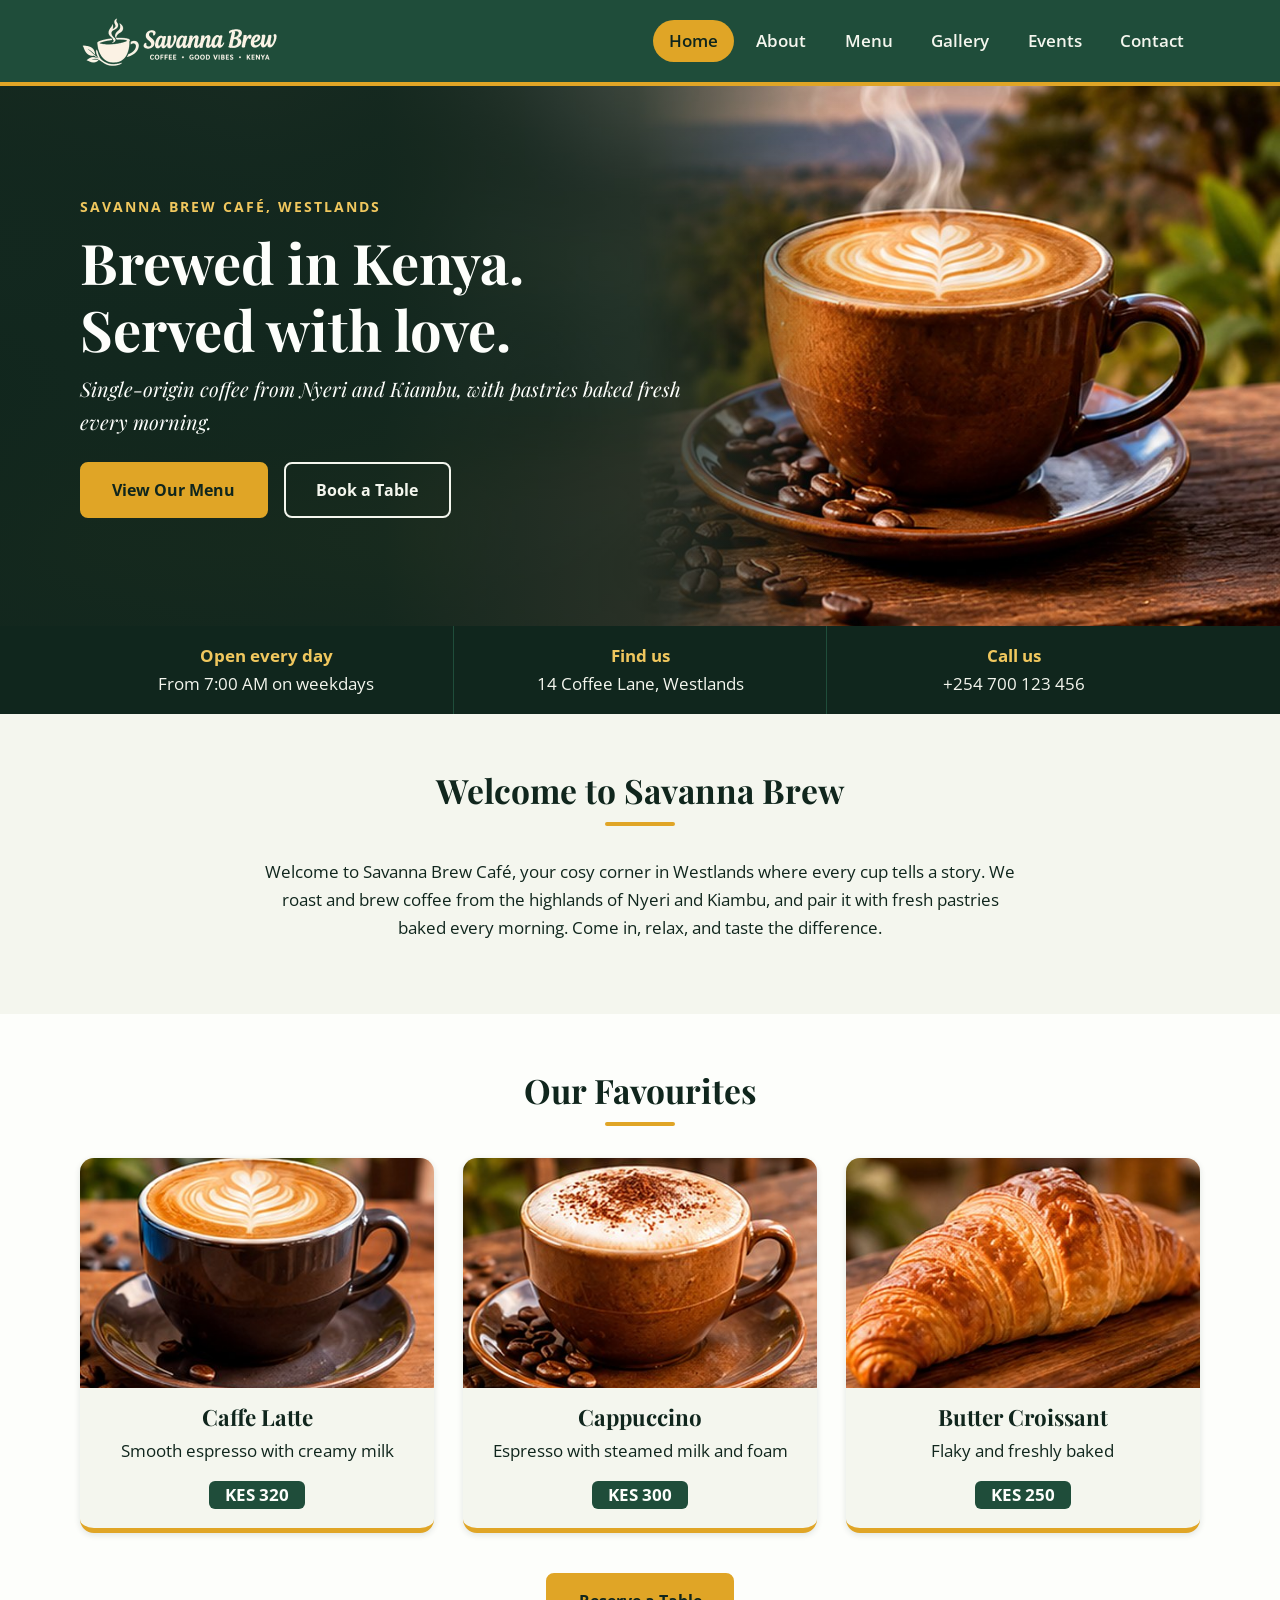
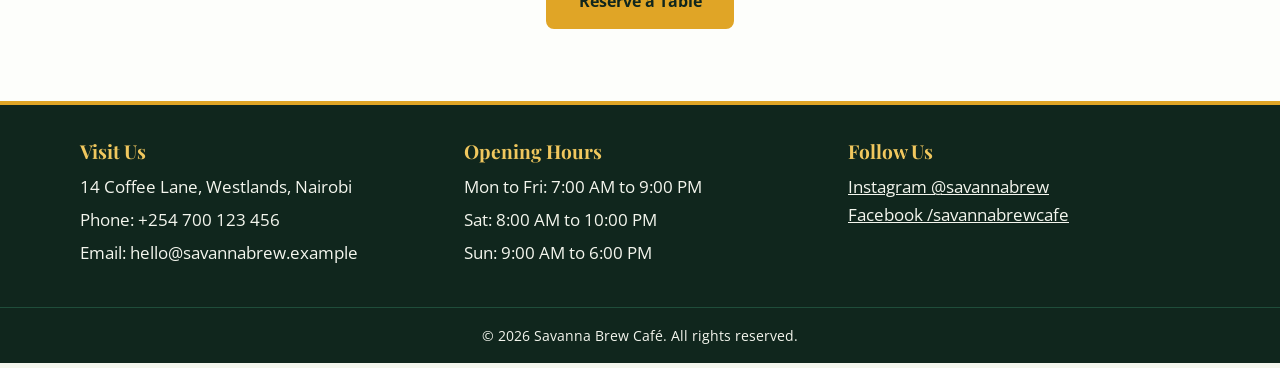
<file: NASRI JAMA/savanna-brew/index.html>
<!DOCTYPE html>
<html lang="en">
<head>
    <meta charset="UTF-8">
    <meta name="viewport" content="width=device-width, initial-scale=1.0">
    <title>Savanna Brew Caf&eacute; | Home</title>
    <link rel="preconnect" href="https://fonts.googleapis.com">
    <link rel="preconnect" href="https://fonts.gstatic.com" crossorigin>
    <link href="https://fonts.googleapis.com/css2?family=Open+Sans:wght@400;600;700&amp;family=Playfair+Display:ital,wght@0,700;1,400&amp;display=swap" rel="stylesheet">
    <link rel="stylesheet" href="css/style.css">
</head>
<body>

    <!-- header and navigation -->
    <header class="site-header">
        <div class="container header-inner">
            <a href="index.html" class="logo">
                <img src="images/logo.png" alt="Savanna Brew logo" width="200" height="60">
            </a>
            <nav class="main-nav" aria-label="Main navigation">
                <ul class="nav-list">
                    <li><a href="index.html" class="active">Home</a></li>
                    <li><a href="about.html">About</a></li>
                    <li><a href="menu.html">Menu</a></li>
                    <li><a href="gallery.html">Gallery</a></li>
                    <li><a href="events.html">Events</a></li>
                    <li><a href="contact.html">Contact</a></li>
                </ul>
            </nav>
        </div>
    </header>

    <main>
        <!-- hero section -->
        <section class="hero hero-home">
            <div class="container">
                <div class="hero-text">
                    <p class="hero-label">Savanna Brew Caf&eacute;, Westlands</p>
                    <h1>Brewed in Kenya. Served with love.</h1>
                    <p class="hero-sub">Single-origin coffee from Nyeri and Kiambu, with pastries baked fresh every morning.</p>
                    <div class="hero-buttons">
                        <a href="menu.html" class="btn">View Our Menu</a>
                        <a href="contact.html" class="btn btn-light">Book a Table</a>
                    </div>
                </div>
            </div>
        </section>

        <!-- quick facts under the hero -->
        <div class="info-strip">
            <div class="container">
                <ul class="info-list">
                    <li><strong>Open every day</strong> From 7:00 AM on weekdays</li>
                    <li><strong>Find us</strong> 14 Coffee Lane, Westlands</li>
                    <li><strong>Call us</strong> +254 700 123 456</li>
                </ul>
            </div>
        </div>

        <!-- welcome text -->
        <section class="section">
            <div class="container">
                <h2 class="section-title">Welcome to Savanna Brew</h2>
                <p class="intro-text">Welcome to Savanna Brew Caf&eacute;, your cosy corner in Westlands where every cup tells a story. We roast and brew coffee from the highlands of Nyeri and Kiambu, and pair it with fresh pastries baked every morning. Come in, relax, and taste the difference.</p>
            </div>
        </section>

        <!-- favourite items -->
        <section class="section section-alt">
            <div class="container">
                <h2 class="section-title">Our Favourites</h2>
                <div class="cards">
                    <article class="card">
                        <img src="images/latte.jpg" alt="Caffe latte with leaf latte art in a dark cup" width="400" height="300">
                        <h3>Caffe Latte</h3>
                        <p>Smooth espresso with creamy milk</p>
                        <p class="price">KES 320</p>
                    </article>
                    <article class="card">
                        <img src="images/cappuccino.jpg" alt="Cappuccino topped with foam and cocoa powder" width="400" height="300">
                        <h3>Cappuccino</h3>
                        <p>Espresso with steamed milk and foam</p>
                        <p class="price">KES 300</p>
                    </article>
                    <article class="card">
                        <img src="images/croissant.jpg" alt="Golden butter croissant on a wooden board" width="400" height="300">
                        <h3>Butter Croissant</h3>
                        <p>Flaky and freshly baked</p>
                        <p class="price">KES 250</p>
                    </article>
                </div>
                <p class="center"><a href="contact.html" class="btn">Reserve a Table</a></p>
            </div>
        </section>
    </main>

    <!-- footer -->
    <footer class="site-footer">
        <div class="container footer-inner">
            <section class="footer-col">
                <h2>Visit Us</h2>
                <p>14 Coffee Lane, Westlands, Nairobi</p>
                <p>Phone: +254 700 123 456</p>
                <p>Email: hello@savannabrew.example</p>
            </section>
            <section class="footer-col">
                <h2>Opening Hours</h2>
                <p>Mon to Fri: 7:00 AM to 9:00 PM</p>
                <p>Sat: 8:00 AM to 10:00 PM</p>
                <p>Sun: 9:00 AM to 6:00 PM</p>
            </section>
            <section class="footer-col">
                <h2>Follow Us</h2>
                <ul>
                    <li><a href="https://www.instagram.com/savannabrew" target="_blank" rel="noopener">Instagram @savannabrew</a></li>
                    <li><a href="https://www.facebook.com/savannabrewcafe" target="_blank" rel="noopener">Facebook /savannabrewcafe</a></li>
                </ul>
            </section>
        </div>
        <p class="copyright">&copy; 2026 Savanna Brew Caf&eacute;. All rights reserved.</p>
    </footer>

</body>
</html>
</file>
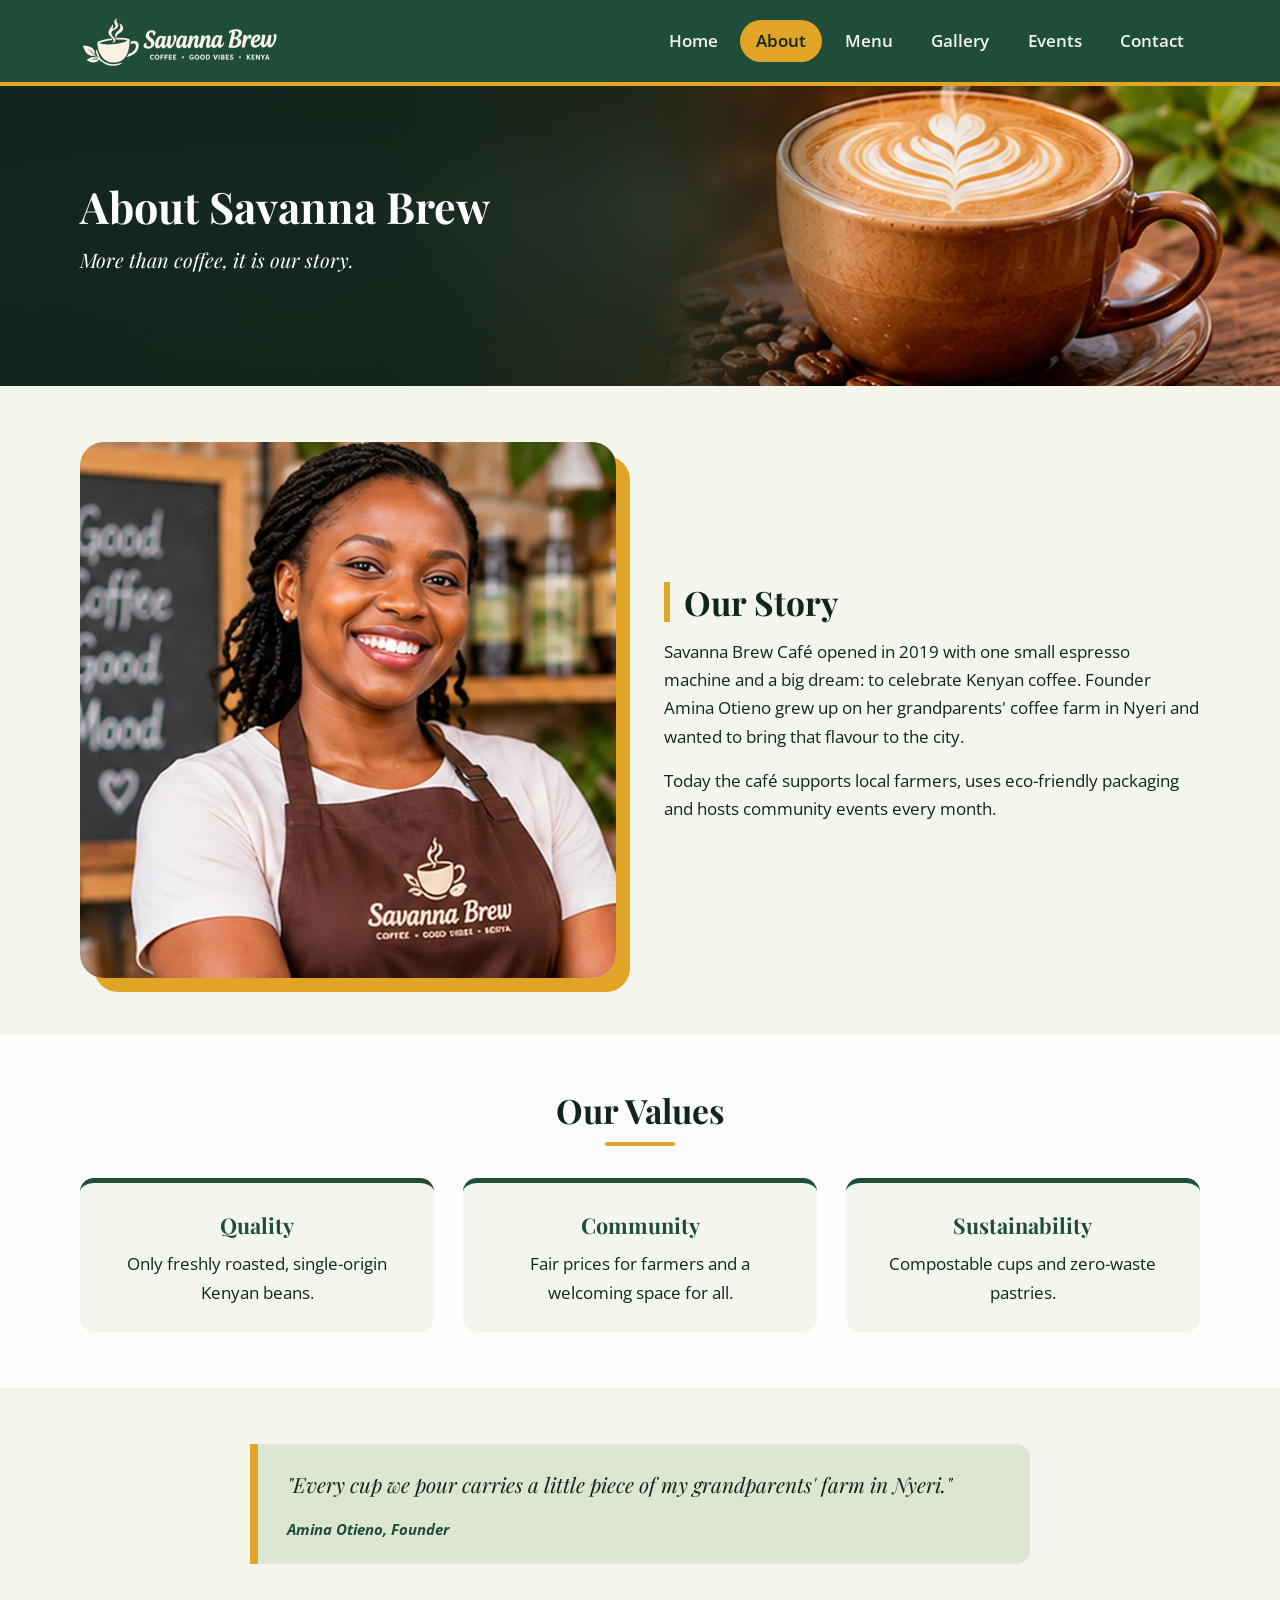
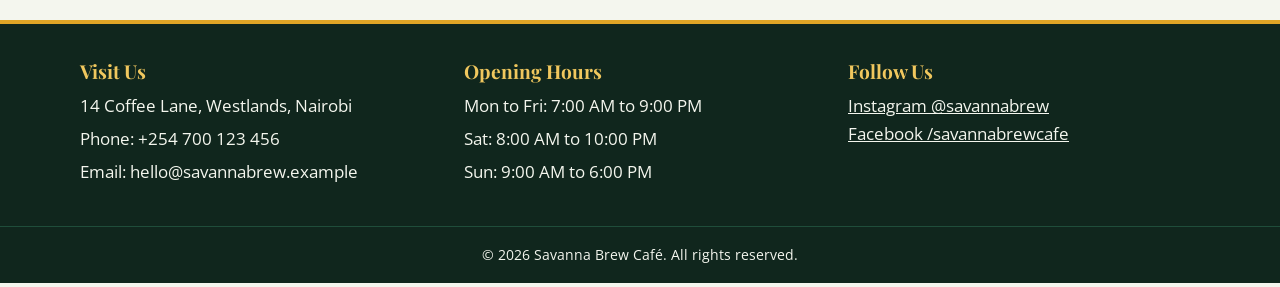
<file: NASRI JAMA/savanna-brew/about.html>
<!DOCTYPE html>
<html lang="en">
<head>
    <meta charset="UTF-8">
    <meta name="viewport" content="width=device-width, initial-scale=1.0">
    <title>About Us | Savanna Brew Caf&eacute;</title>
    <link rel="preconnect" href="https://fonts.googleapis.com">
    <link rel="preconnect" href="https://fonts.gstatic.com" crossorigin>
    <link href="https://fonts.googleapis.com/css2?family=Open+Sans:wght@400;600;700&amp;family=Playfair+Display:ital,wght@0,700;1,400&amp;display=swap" rel="stylesheet">
    <link rel="stylesheet" href="css/style.css">
</head>
<body>

    <!-- header and navigation -->
    <header class="site-header">
        <div class="container header-inner">
            <a href="index.html" class="logo">
                <img src="images/logo.png" alt="Savanna Brew logo" width="200" height="60">
            </a>
            <nav class="main-nav" aria-label="Main navigation">
                <ul class="nav-list">
                    <li><a href="index.html">Home</a></li>
                    <li><a href="about.html" class="active">About</a></li>
                    <li><a href="menu.html">Menu</a></li>
                    <li><a href="gallery.html">Gallery</a></li>
                    <li><a href="events.html">Events</a></li>
                    <li><a href="contact.html">Contact</a></li>
                </ul>
            </nav>
        </div>
    </header>

    <main>
        <!-- hero section -->
        <section class="hero hero-about">
            <div class="container">
                <div class="hero-text">
                    <h1>About Savanna Brew</h1>
                    <p class="hero-sub">More than coffee, it is our story.</p>
                </div>
            </div>
        </section>

        <!-- story: photo left, text right -->
        <div class="section">
            <div class="container two-col">
                <div>
                    <img src="images/about-owner.jpg" alt="Amina Otieno, the owner, smiling in a Savanna Brew apron" class="owner-photo" width="600" height="600">
                </div>
                <article class="story">
                    <h2>Our Story</h2>
                    <p>Savanna Brew Caf&eacute; opened in 2019 with one small espresso machine and a big dream: to celebrate Kenyan coffee. Founder Amina Otieno grew up on her grandparents' coffee farm in Nyeri and wanted to bring that flavour to the city.</p>
                    <p>Today the caf&eacute; supports local farmers, uses eco-friendly packaging and hosts community events every month.</p>
                </article>
            </div>
        </div>

        <!-- values -->
        <section class="section section-alt">
            <div class="container">
                <h2 class="section-title">Our Values</h2>
                <ul class="values-list">
                    <li><strong>Quality</strong> Only freshly roasted, single-origin Kenyan beans.</li>
                    <li><strong>Community</strong> Fair prices for farmers and a welcoming space for all.</li>
                    <li><strong>Sustainability</strong> Compostable cups and zero-waste pastries.</li>
                </ul>
            </div>
        </section>

        <!-- quote from the owner -->
        <div class="section">
            <div class="container">
                <blockquote>
                    <p>"Every cup we pour carries a little piece of my grandparents' farm in Nyeri."</p>
                    <cite>Amina Otieno, Founder</cite>
                </blockquote>
            </div>
        </div>
    </main>

    <!-- footer -->
    <footer class="site-footer">
        <div class="container footer-inner">
            <section class="footer-col">
                <h2>Visit Us</h2>
                <p>14 Coffee Lane, Westlands, Nairobi</p>
                <p>Phone: +254 700 123 456</p>
                <p>Email: hello@savannabrew.example</p>
            </section>
            <section class="footer-col">
                <h2>Opening Hours</h2>
                <p>Mon to Fri: 7:00 AM to 9:00 PM</p>
                <p>Sat: 8:00 AM to 10:00 PM</p>
                <p>Sun: 9:00 AM to 6:00 PM</p>
            </section>
            <section class="footer-col">
                <h2>Follow Us</h2>
                <ul>
                    <li><a href="https://www.instagram.com/savannabrew" target="_blank" rel="noopener">Instagram @savannabrew</a></li>
                    <li><a href="https://www.facebook.com/savannabrewcafe" target="_blank" rel="noopener">Facebook /savannabrewcafe</a></li>
                </ul>
            </section>
        </div>
        <p class="copyright">&copy; 2026 Savanna Brew Caf&eacute;. All rights reserved.</p>
    </footer>

</body>
</html>
</file>
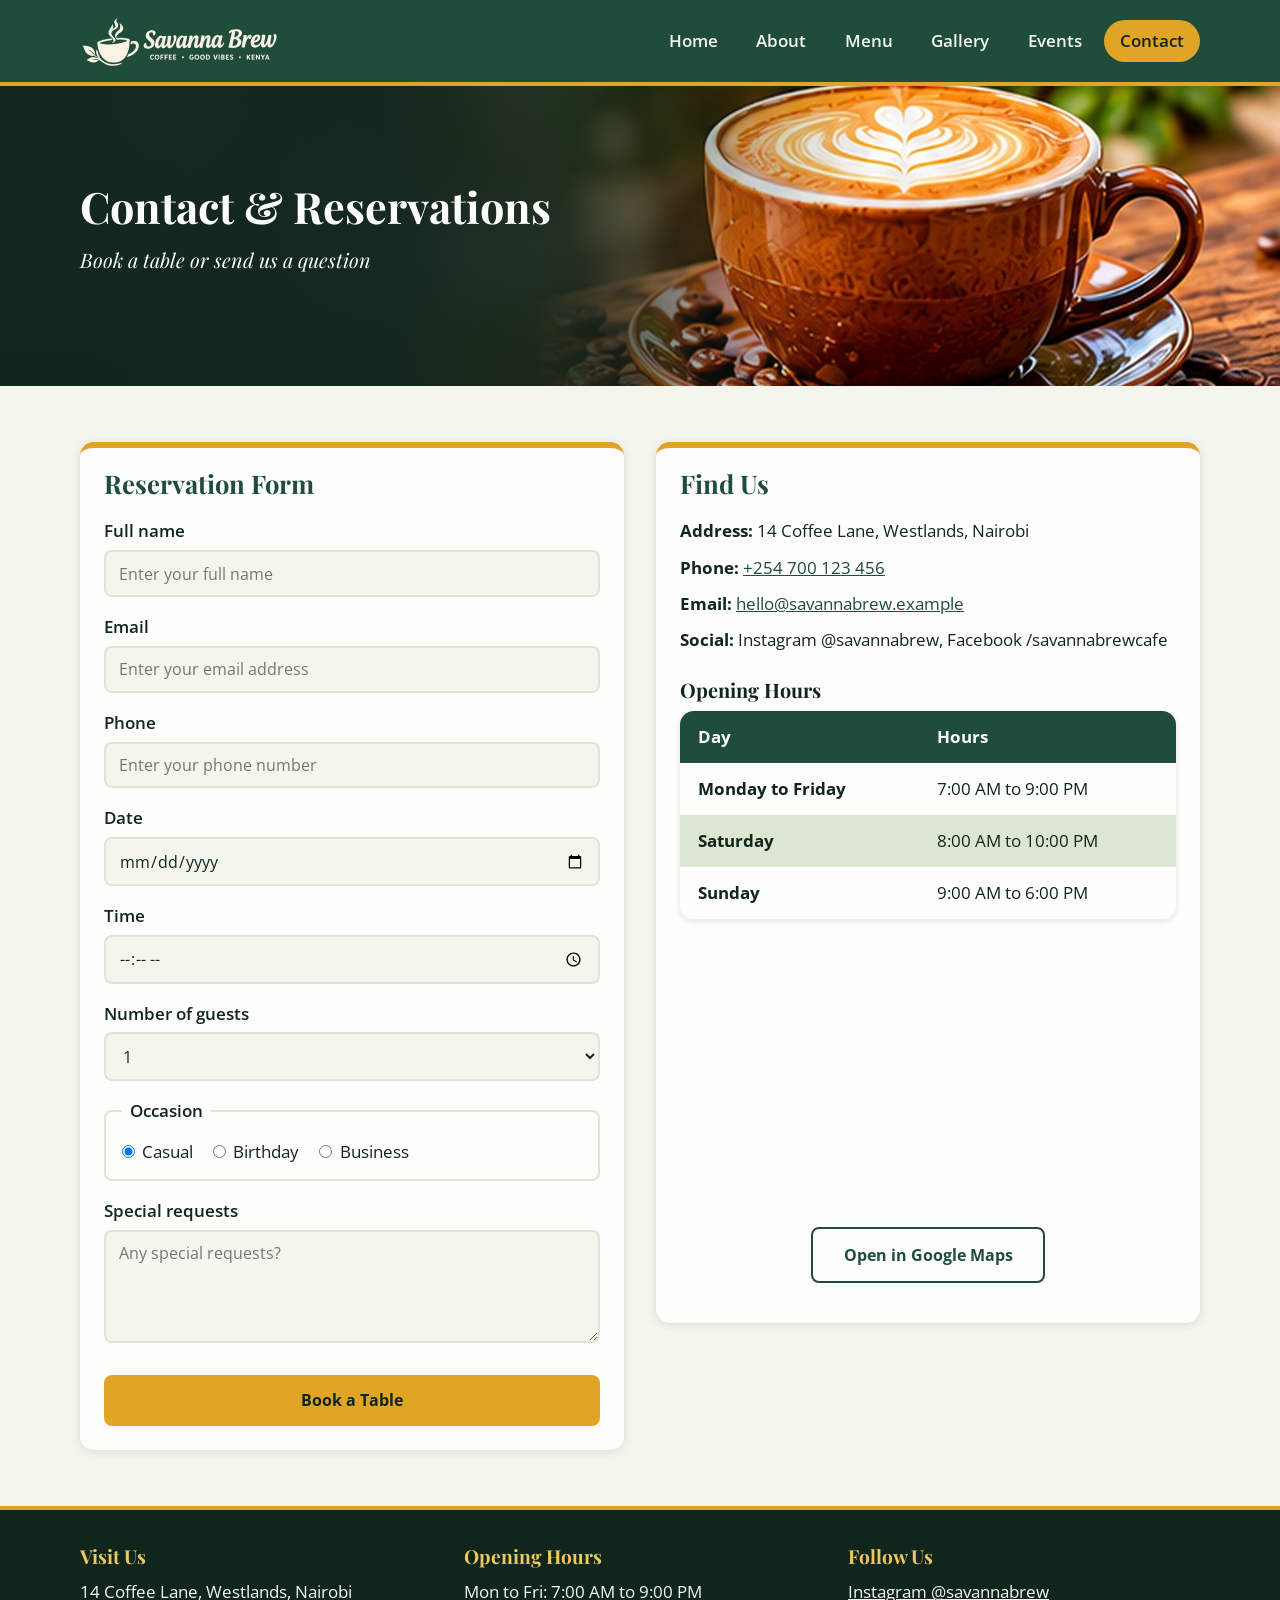
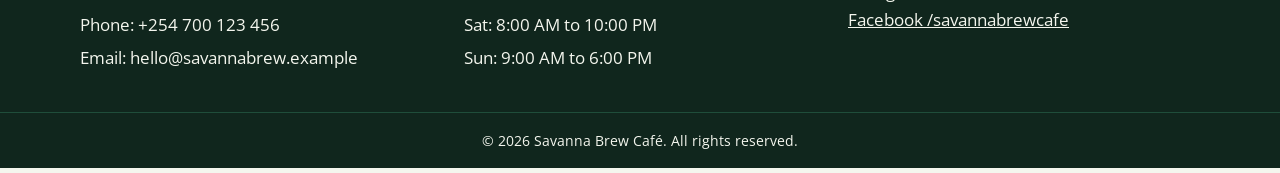
<file: NASRI JAMA/savanna-brew/contact.html>
<!DOCTYPE html>
<html lang="en">
<head>
    <meta charset="UTF-8">
    <meta name="viewport" content="width=device-width, initial-scale=1.0">
    <title>Contact &amp; Reservations | Savanna Brew Caf&eacute;</title>
    <link rel="preconnect" href="https://fonts.googleapis.com">
    <link rel="preconnect" href="https://fonts.gstatic.com" crossorigin>
    <link href="https://fonts.googleapis.com/css2?family=Open+Sans:wght@400;600;700&amp;family=Playfair+Display:ital,wght@0,700;1,400&amp;display=swap" rel="stylesheet">
    <link rel="stylesheet" href="css/style.css">
</head>
<body>

    <!-- header and navigation -->
    <header class="site-header">
        <div class="container header-inner">
            <a href="index.html" class="logo">
                <img src="images/logo.png" alt="Savanna Brew logo" width="200" height="60">
            </a>
            <nav class="main-nav" aria-label="Main navigation">
                <ul class="nav-list">
                    <li><a href="index.html">Home</a></li>
                    <li><a href="about.html">About</a></li>
                    <li><a href="menu.html">Menu</a></li>
                    <li><a href="gallery.html">Gallery</a></li>
                    <li><a href="events.html">Events</a></li>
                    <li><a href="contact.html" class="active">Contact</a></li>
                </ul>
            </nav>
        </div>
    </header>

    <main>
        <!-- hero section -->
        <section class="hero hero-contact">
            <div class="container">
                <div class="hero-text">
                    <h1>Contact &amp; Reservations</h1>
                    <p class="hero-sub">Book a table or send us a question</p>
                </div>
            </div>
        </section>

        <div class="section">
            <div class="container contact-grid">

                <!-- reservation form -->
                <section class="panel">
                    <h2>Reservation Form</h2>
                    <div class="panel-body">
                        <form id="reservation-form" action="#" method="get">
                            <div class="form-group">
                                <label for="name">Full name</label>
                                <input type="text" id="name" name="name" placeholder="Enter your full name" required>
                            </div>
                            <div class="form-group">
                                <label for="email">Email</label>
                                <input type="email" id="email" name="email" placeholder="Enter your email address" required>
                            </div>
                            <div class="form-group">
                                <label for="phone">Phone</label>
                                <input type="tel" id="phone" name="phone" placeholder="Enter your phone number">
                            </div>
                            <div class="form-group">
                                <label for="date">Date</label>
                                <input type="date" id="date" name="date" required>
                            </div>
                            <div class="form-group">
                                <label for="time">Time</label>
                                <input type="time" id="time" name="time" required>
                            </div>
                            <div class="form-group">
                                <label for="guests">Number of guests</label>
                                <select id="guests" name="guests">
                                    <option value="1">1</option>
                                    <option value="2">2</option>
                                    <option value="3">3</option>
                                    <option value="4">4</option>
                                    <option value="5">5</option>
                                    <option value="6">6</option>
                                    <option value="7">7</option>
                                    <option value="8">8</option>
                                    <option value="9">9</option>
                                    <option value="10">10</option>
                                </select>
                            </div>
                            <fieldset>
                                <legend>Occasion</legend>
                                <input type="radio" id="casual" name="occasion" value="casual" checked>
                                <label for="casual" class="radio-label">Casual</label>
                                <input type="radio" id="birthday" name="occasion" value="birthday">
                                <label for="birthday" class="radio-label">Birthday</label>
                                <input type="radio" id="business" name="occasion" value="business">
                                <label for="business" class="radio-label">Business</label>
                            </fieldset>
                            <div class="form-group">
                                <label for="message">Special requests</label>
                                <textarea id="message" name="message" rows="4" placeholder="Any special requests?"></textarea>
                            </div>
                            <button type="submit" class="btn">Book a Table</button>
                        </form>
                    </div>
                </section>

                <!-- address, hours and map -->
                <section class="panel">
                    <h2>Find Us</h2>
                    <div class="panel-body">
                        <ul class="contact-list">
                            <li><strong>Address:</strong> 14 Coffee Lane, Westlands, Nairobi</li>
                            <li><strong>Phone:</strong> <a href="tel:+254700123456">+254 700 123 456</a></li>
                            <li><strong>Email:</strong> <a href="mailto:hello@savannabrew.example">hello@savannabrew.example</a></li>
                            <li><strong>Social:</strong> Instagram @savannabrew, Facebook /savannabrewcafe</li>
                        </ul>

                        <h3>Opening Hours</h3>
                        <div class="table-wrapper">
                            <table>
                                <thead>
                                    <tr>
                                        <th scope="col">Day</th>
                                        <th scope="col">Hours</th>
                                    </tr>
                                </thead>
                                <tbody>
                                    <tr>
                                        <th scope="row">Monday to Friday</th>
                                        <td>7:00 AM to 9:00 PM</td>
                                    </tr>
                                    <tr>
                                        <th scope="row">Saturday</th>
                                        <td>8:00 AM to 10:00 PM</td>
                                    </tr>
                                    <tr>
                                        <th scope="row">Sunday</th>
                                        <td>9:00 AM to 6:00 PM</td>
                                    </tr>
                                </tbody>
                            </table>
                        </div>

                        <iframe class="map" src="https://www.google.com/maps?q=Westlands,Nairobi&amp;output=embed" title="Map of Westlands, Nairobi" loading="lazy"></iframe>
                        <p class="center"><a href="https://www.google.com/maps/search/?api=1&amp;query=Westlands+Nairobi" class="btn btn-outline" target="_blank" rel="noopener">Open in Google Maps</a></p>
                    </div>
                </section>

            </div>
        </div>
    </main>

    <!-- footer -->
    <footer class="site-footer">
        <div class="container footer-inner">
            <section class="footer-col">
                <h2>Visit Us</h2>
                <p>14 Coffee Lane, Westlands, Nairobi</p>
                <p>Phone: +254 700 123 456</p>
                <p>Email: hello@savannabrew.example</p>
            </section>
            <section class="footer-col">
                <h2>Opening Hours</h2>
                <p>Mon to Fri: 7:00 AM to 9:00 PM</p>
                <p>Sat: 8:00 AM to 10:00 PM</p>
                <p>Sun: 9:00 AM to 6:00 PM</p>
            </section>
            <section class="footer-col">
                <h2>Follow Us</h2>
                <ul>
                    <li><a href="https://www.instagram.com/savannabrew" target="_blank" rel="noopener">Instagram @savannabrew</a></li>
                    <li><a href="https://www.facebook.com/savannabrewcafe" target="_blank" rel="noopener">Facebook /savannabrewcafe</a></li>
                </ul>
            </section>
        </div>
        <p class="copyright">&copy; 2026 Savanna Brew Caf&eacute;. All rights reserved.</p>
    </footer>

</body>
</html>
</file>
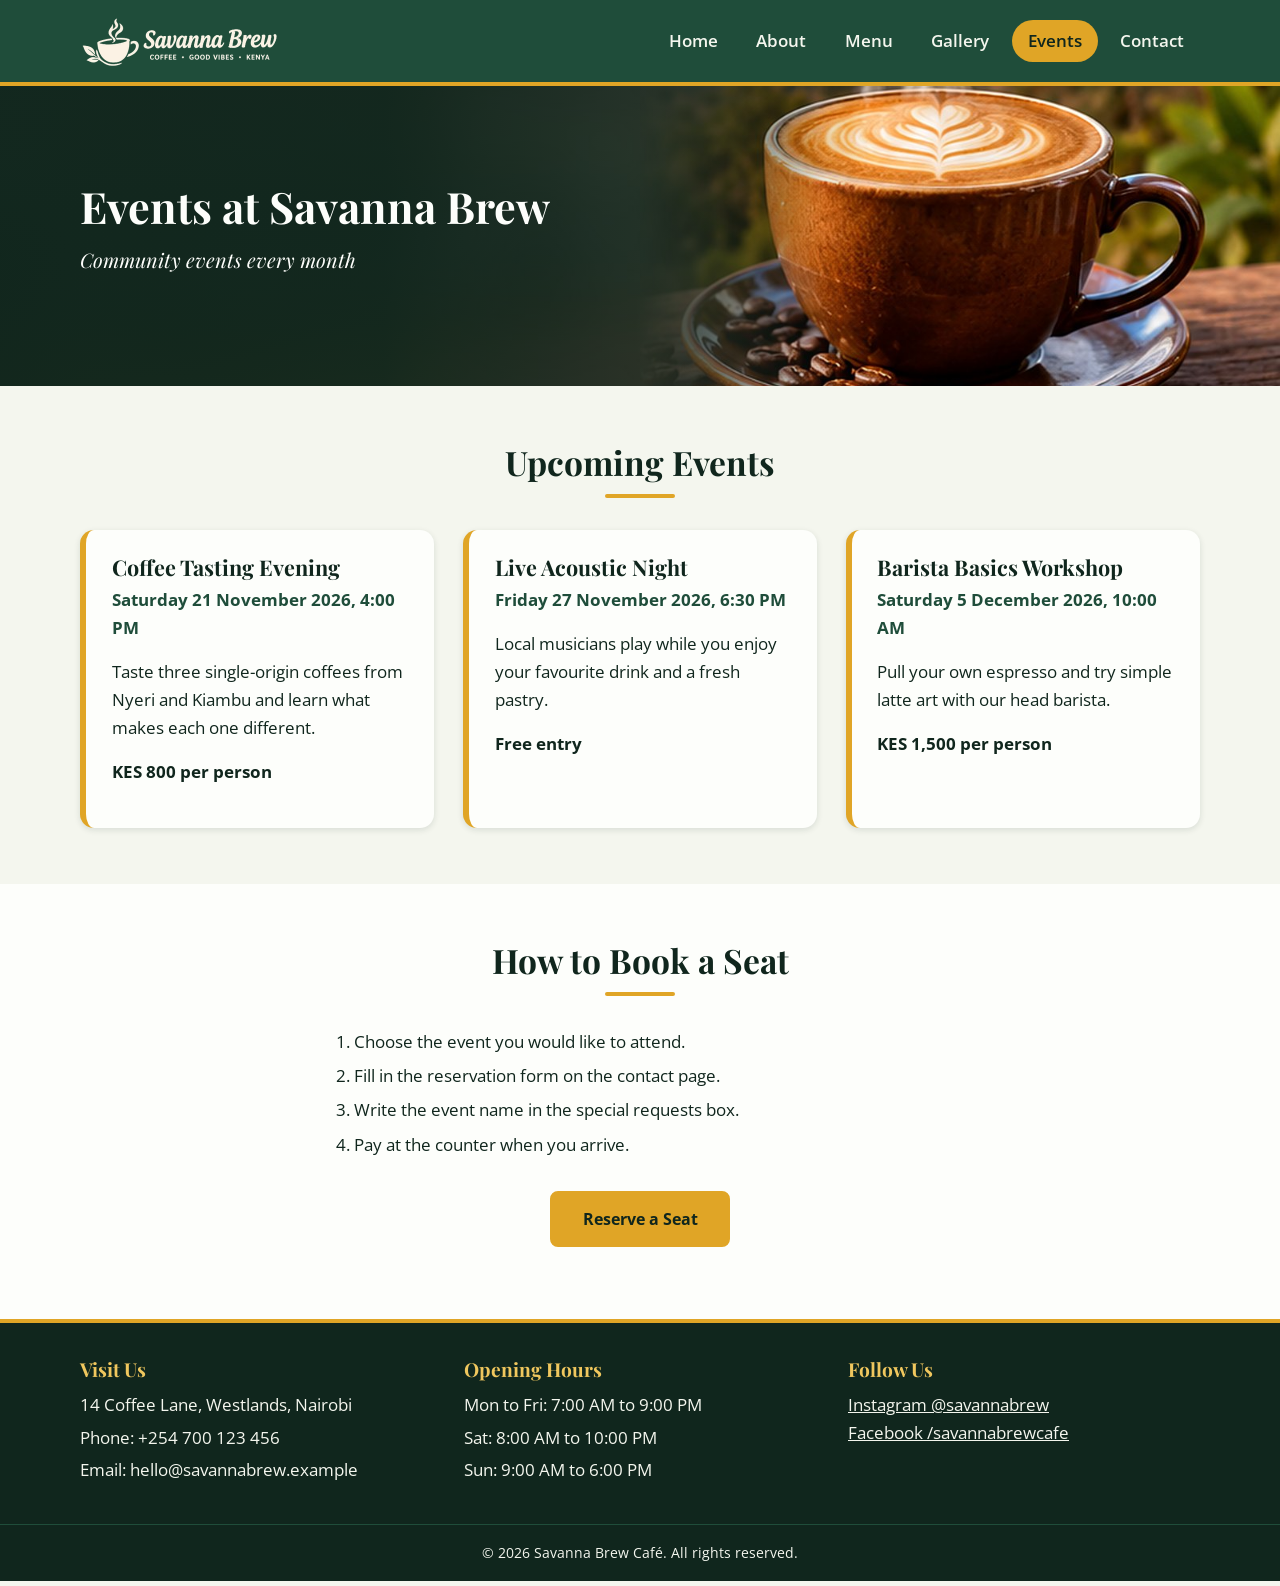
<file: NASRI JAMA/savanna-brew/events.html>
<!DOCTYPE html>
<html lang="en">
<head>
    <meta charset="UTF-8">
    <meta name="viewport" content="width=device-width, initial-scale=1.0">
    <title>Events | Savanna Brew Caf&eacute;</title>
    <link rel="preconnect" href="https://fonts.googleapis.com">
    <link rel="preconnect" href="https://fonts.gstatic.com" crossorigin>
    <link href="https://fonts.googleapis.com/css2?family=Open+Sans:wght@400;600;700&amp;family=Playfair+Display:ital,wght@0,700;1,400&amp;display=swap" rel="stylesheet">
    <link rel="stylesheet" href="css/style.css">
</head>
<body>

    <!-- header and navigation -->
    <header class="site-header">
        <div class="container header-inner">
            <a href="index.html" class="logo">
                <img src="images/logo.png" alt="Savanna Brew logo" width="200" height="60">
            </a>
            <nav class="main-nav" aria-label="Main navigation">
                <ul class="nav-list">
                    <li><a href="index.html">Home</a></li>
                    <li><a href="about.html">About</a></li>
                    <li><a href="menu.html">Menu</a></li>
                    <li><a href="gallery.html">Gallery</a></li>
                    <li><a href="events.html" class="active">Events</a></li>
                    <li><a href="contact.html">Contact</a></li>
                </ul>
            </nav>
        </div>
    </header>

    <main>
        <!-- hero section -->
        <section class="hero hero-events">
            <div class="container">
                <div class="hero-text">
                    <h1>Events at Savanna Brew</h1>
                    <p class="hero-sub">Community events every month</p>
                </div>
            </div>
        </section>

        <!-- upcoming events -->
        <section class="section">
            <div class="container">
                <h2 class="section-title">Upcoming Events</h2>
                <div class="event-list">
                    <article class="event">
                        <h3>Coffee Tasting Evening</h3>
                        <p class="event-date"><time datetime="2026-11-21">Saturday 21 November 2026, 4:00 PM</time></p>
                        <p>Taste three single-origin coffees from Nyeri and Kiambu and learn what makes each one different.</p>
                        <p><strong>KES 800 per person</strong></p>
                    </article>
                    <article class="event">
                        <h3>Live Acoustic Night</h3>
                        <p class="event-date"><time datetime="2026-11-27">Friday 27 November 2026, 6:30 PM</time></p>
                        <p>Local musicians play while you enjoy your favourite drink and a fresh pastry.</p>
                        <p><strong>Free entry</strong></p>
                    </article>
                    <article class="event">
                        <h3>Barista Basics Workshop</h3>
                        <p class="event-date"><time datetime="2026-12-05">Saturday 5 December 2026, 10:00 AM</time></p>
                        <p>Pull your own espresso and try simple latte art with our head barista.</p>
                        <p><strong>KES 1,500 per person</strong></p>
                    </article>
                </div>
            </div>
        </section>

        <!-- how to book -->
        <section class="section section-alt">
            <div class="container">
                <h2 class="section-title">How to Book a Seat</h2>
                <ol class="steps">
                    <li>Choose the event you would like to attend.</li>
                    <li>Fill in the reservation form on the contact page.</li>
                    <li>Write the event name in the special requests box.</li>
                    <li>Pay at the counter when you arrive.</li>
                </ol>
                <p class="center"><a href="contact.html" class="btn">Reserve a Seat</a></p>
            </div>
        </section>
    </main>

    <!-- footer -->
    <footer class="site-footer">
        <div class="container footer-inner">
            <section class="footer-col">
                <h2>Visit Us</h2>
                <p>14 Coffee Lane, Westlands, Nairobi</p>
                <p>Phone: +254 700 123 456</p>
                <p>Email: hello@savannabrew.example</p>
            </section>
            <section class="footer-col">
                <h2>Opening Hours</h2>
                <p>Mon to Fri: 7:00 AM to 9:00 PM</p>
                <p>Sat: 8:00 AM to 10:00 PM</p>
                <p>Sun: 9:00 AM to 6:00 PM</p>
            </section>
            <section class="footer-col">
                <h2>Follow Us</h2>
                <ul>
                    <li><a href="https://www.instagram.com/savannabrew" target="_blank" rel="noopener">Instagram @savannabrew</a></li>
                    <li><a href="https://www.facebook.com/savannabrewcafe" target="_blank" rel="noopener">Facebook /savannabrewcafe</a></li>
                </ul>
            </section>
        </div>
        <p class="copyright">&copy; 2026 Savanna Brew Caf&eacute;. All rights reserved.</p>
    </footer>

</body>
</html>
</file>
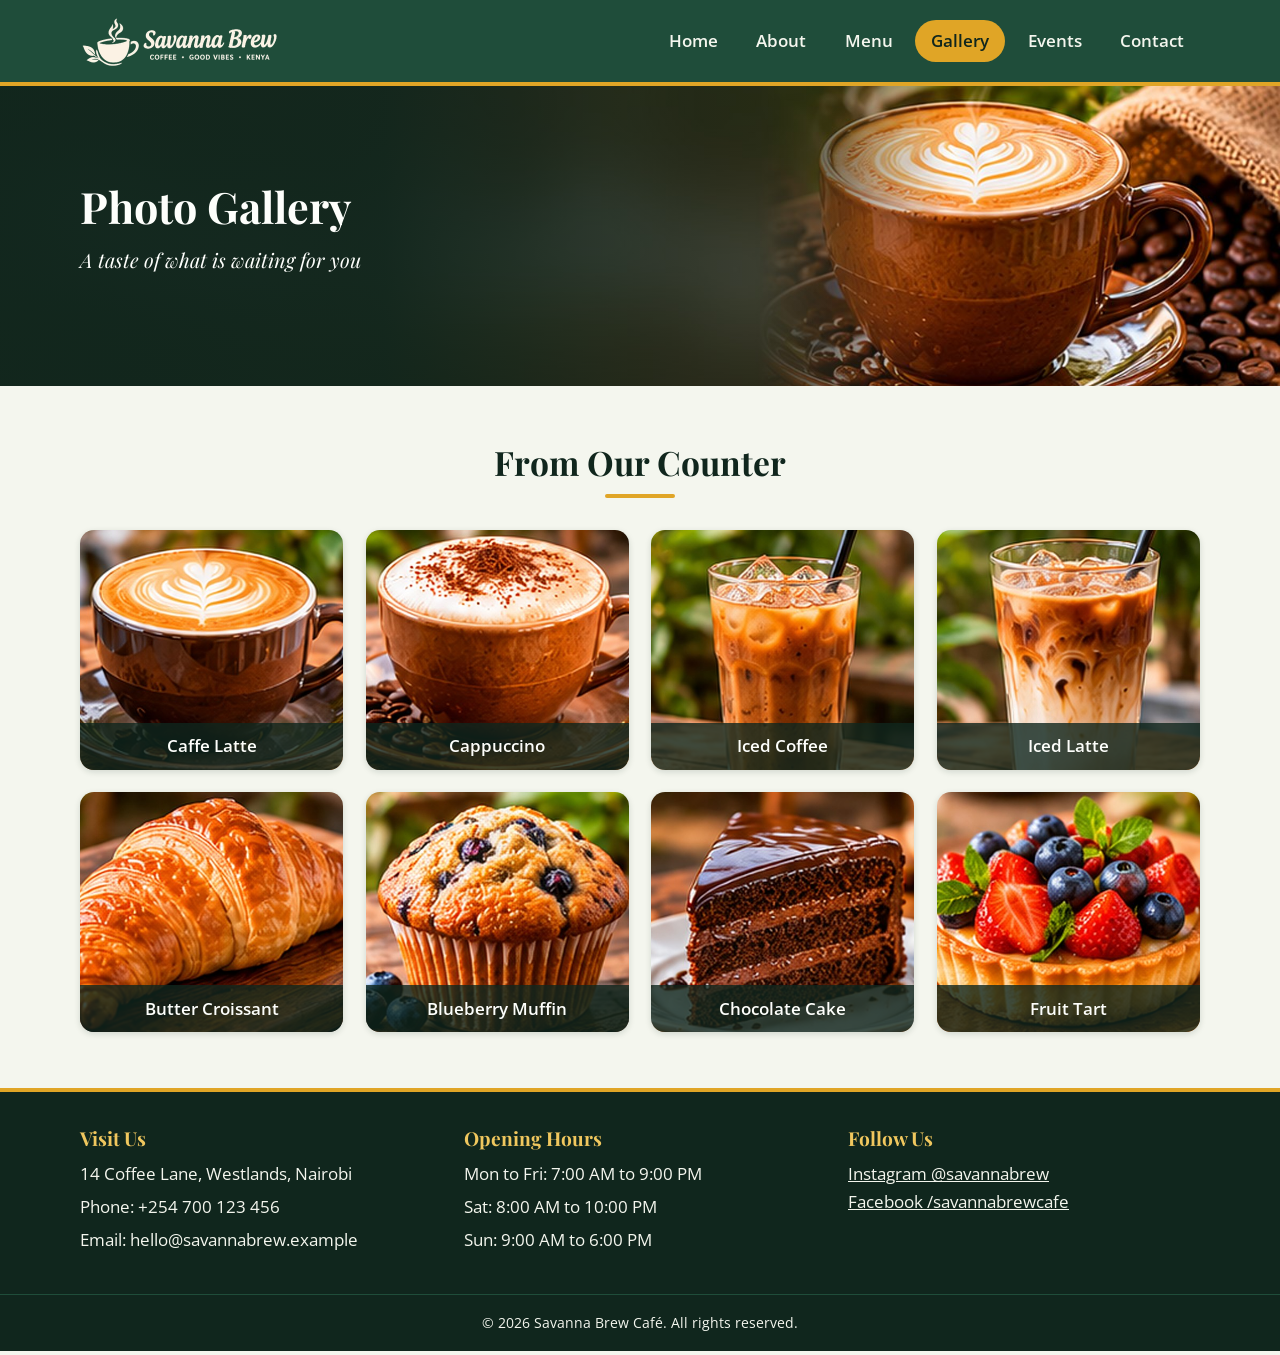
<file: NASRI JAMA/savanna-brew/gallery.html>
<!DOCTYPE html>
<html lang="en">
<head>
    <meta charset="UTF-8">
    <meta name="viewport" content="width=device-width, initial-scale=1.0">
    <title>Gallery | Savanna Brew Caf&eacute;</title>
    <link rel="preconnect" href="https://fonts.googleapis.com">
    <link rel="preconnect" href="https://fonts.gstatic.com" crossorigin>
    <link href="https://fonts.googleapis.com/css2?family=Open+Sans:wght@400;600;700&amp;family=Playfair+Display:ital,wght@0,700;1,400&amp;display=swap" rel="stylesheet">
    <link rel="stylesheet" href="css/style.css">
</head>
<body>

    <!-- header and navigation -->
    <header class="site-header">
        <div class="container header-inner">
            <a href="index.html" class="logo">
                <img src="images/logo.png" alt="Savanna Brew logo" width="200" height="60">
            </a>
            <nav class="main-nav" aria-label="Main navigation">
                <ul class="nav-list">
                    <li><a href="index.html">Home</a></li>
                    <li><a href="about.html">About</a></li>
                    <li><a href="menu.html">Menu</a></li>
                    <li><a href="gallery.html" class="active">Gallery</a></li>
                    <li><a href="events.html">Events</a></li>
                    <li><a href="contact.html">Contact</a></li>
                </ul>
            </nav>
        </div>
    </header>

    <main>
        <!-- hero section -->
        <section class="hero hero-gallery">
            <div class="container">
                <div class="hero-text">
                    <h1>Photo Gallery</h1>
                    <p class="hero-sub">A taste of what is waiting for you</p>
                </div>
            </div>
        </section>

        <!-- photo grid -->
        <section class="section">
            <div class="container">
                <h2 class="section-title">From Our Counter</h2>
                <div class="gallery-grid">
                    <figure>
                        <img src="images/gallery-1.jpg" alt="Caffe latte with latte art on a wooden table" width="600" height="450">
                        <figcaption>Caffe Latte</figcaption>
                    </figure>
                    <figure>
                        <img src="images/gallery-2.jpg" alt="Cappuccino dusted with cocoa beside coffee beans" width="600" height="450">
                        <figcaption>Cappuccino</figcaption>
                    </figure>
                    <figure>
                        <img src="images/gallery-3.jpg" alt="Tall glass of iced coffee with a straw" width="600" height="450">
                        <figcaption>Iced Coffee</figcaption>
                    </figure>
                    <figure>
                        <img src="images/gallery-4.jpg" alt="Iced latte with milk swirling through the coffee" width="600" height="450">
                        <figcaption>Iced Latte</figcaption>
                    </figure>
                    <figure>
                        <img src="images/gallery-5.jpg" alt="Freshly baked butter croissant" width="600" height="450">
                        <figcaption>Butter Croissant</figcaption>
                    </figure>
                    <figure>
                        <img src="images/gallery-6.jpg" alt="Blueberry muffin in a paper case" width="600" height="450">
                        <figcaption>Blueberry Muffin</figcaption>
                    </figure>
                    <figure>
                        <img src="images/gallery-7.jpg" alt="Slice of layered chocolate cake on a white plate" width="600" height="450">
                        <figcaption>Chocolate Cake</figcaption>
                    </figure>
                    <figure>
                        <img src="images/gallery-8.jpg" alt="Fruit tart topped with strawberries and blueberries" width="600" height="450">
                        <figcaption>Fruit Tart</figcaption>
                    </figure>
                </div>
            </div>
        </section>
    </main>

    <!-- footer -->
    <footer class="site-footer">
        <div class="container footer-inner">
            <section class="footer-col">
                <h2>Visit Us</h2>
                <p>14 Coffee Lane, Westlands, Nairobi</p>
                <p>Phone: +254 700 123 456</p>
                <p>Email: hello@savannabrew.example</p>
            </section>
            <section class="footer-col">
                <h2>Opening Hours</h2>
                <p>Mon to Fri: 7:00 AM to 9:00 PM</p>
                <p>Sat: 8:00 AM to 10:00 PM</p>
                <p>Sun: 9:00 AM to 6:00 PM</p>
            </section>
            <section class="footer-col">
                <h2>Follow Us</h2>
                <ul>
                    <li><a href="https://www.instagram.com/savannabrew" target="_blank" rel="noopener">Instagram @savannabrew</a></li>
                    <li><a href="https://www.facebook.com/savannabrewcafe" target="_blank" rel="noopener">Facebook /savannabrewcafe</a></li>
                </ul>
            </section>
        </div>
        <p class="copyright">&copy; 2026 Savanna Brew Caf&eacute;. All rights reserved.</p>
    </footer>

</body>
</html>
</file>
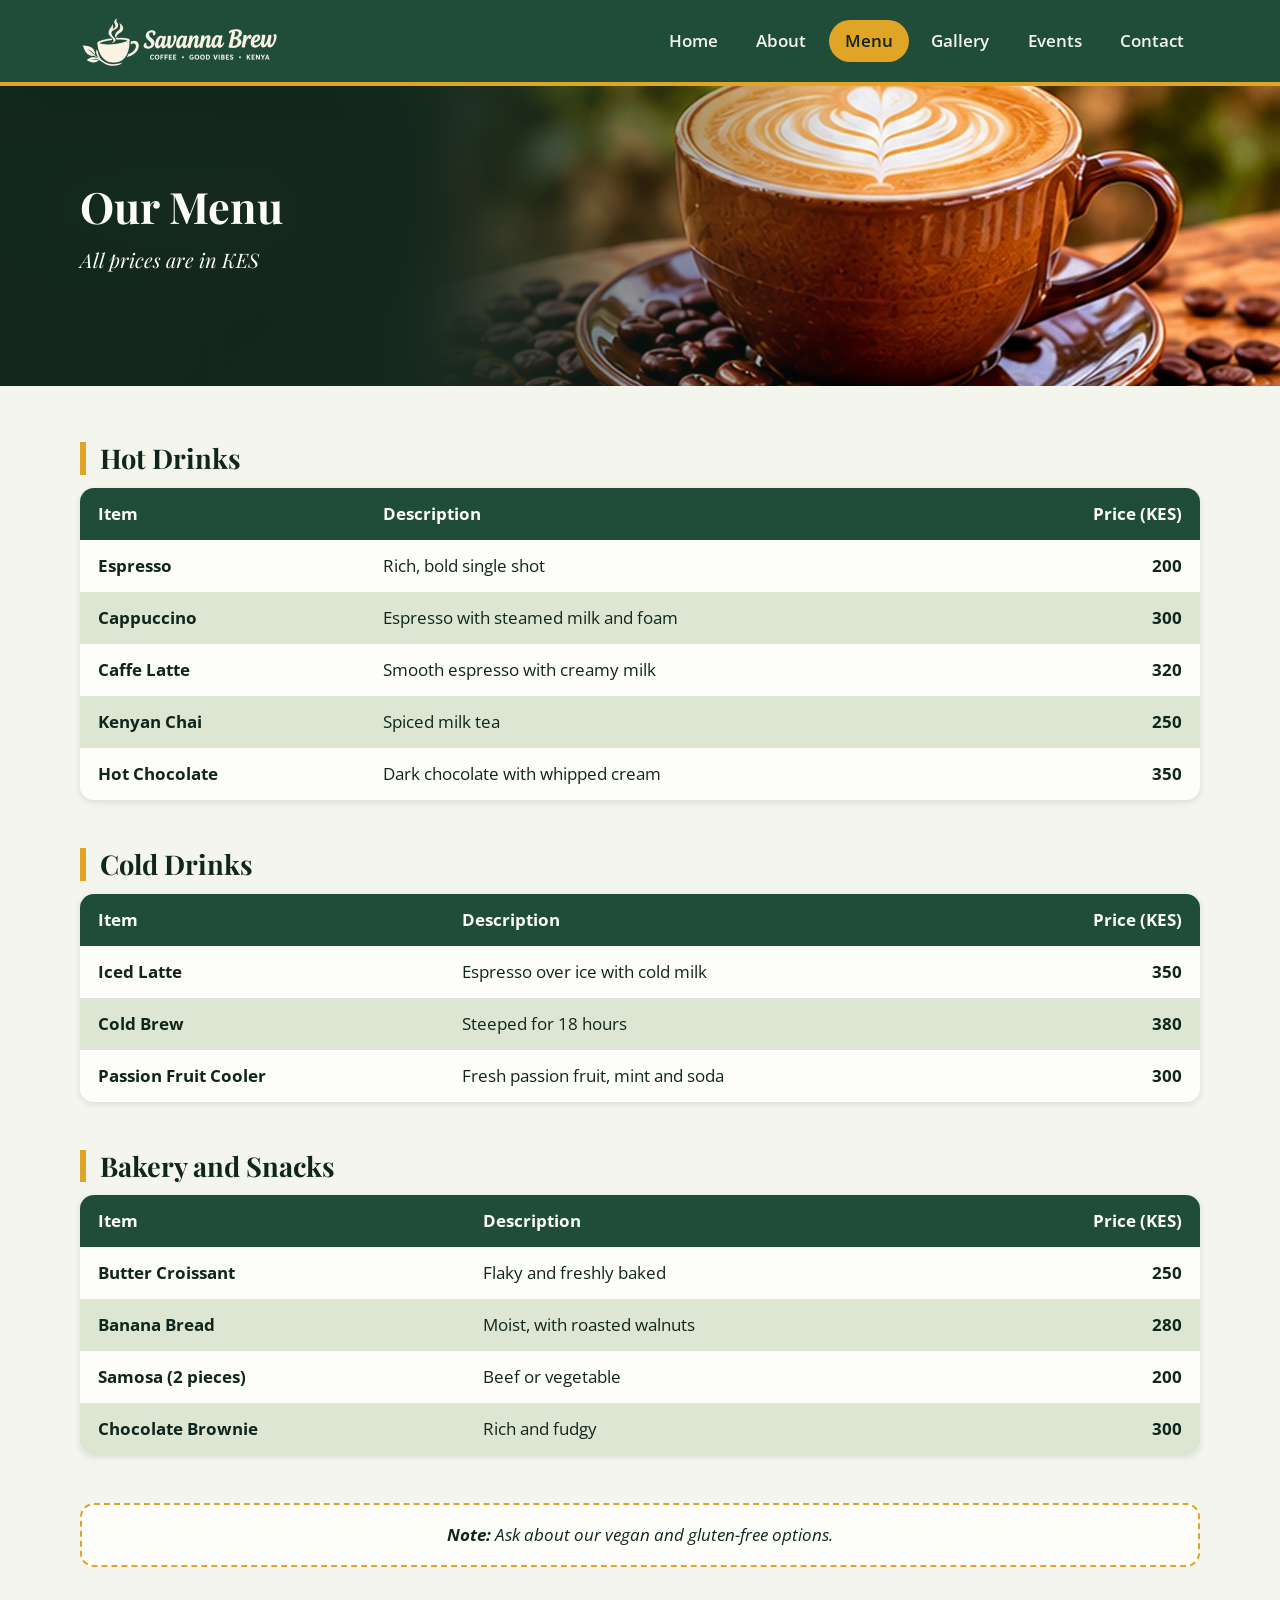
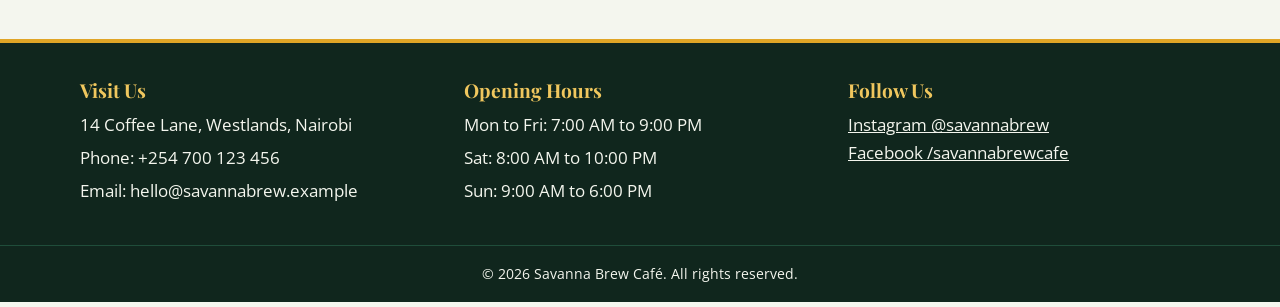
<file: NASRI JAMA/savanna-brew/menu.html>
<!DOCTYPE html>
<html lang="en">
<head>
    <meta charset="UTF-8">
    <meta name="viewport" content="width=device-width, initial-scale=1.0">
    <title>Menu | Savanna Brew Caf&eacute;</title>
    <link rel="preconnect" href="https://fonts.googleapis.com">
    <link rel="preconnect" href="https://fonts.gstatic.com" crossorigin>
    <link href="https://fonts.googleapis.com/css2?family=Open+Sans:wght@400;600;700&amp;family=Playfair+Display:ital,wght@0,700;1,400&amp;display=swap" rel="stylesheet">
    <link rel="stylesheet" href="css/style.css">
</head>
<body>

    <!-- header and navigation -->
    <header class="site-header">
        <div class="container header-inner">
            <a href="index.html" class="logo">
                <img src="images/logo.png" alt="Savanna Brew logo" width="200" height="60">
            </a>
            <nav class="main-nav" aria-label="Main navigation">
                <ul class="nav-list">
                    <li><a href="index.html">Home</a></li>
                    <li><a href="about.html">About</a></li>
                    <li><a href="menu.html" class="active">Menu</a></li>
                    <li><a href="gallery.html">Gallery</a></li>
                    <li><a href="events.html">Events</a></li>
                    <li><a href="contact.html">Contact</a></li>
                </ul>
            </nav>
        </div>
    </header>

    <main>
        <!-- hero section -->
        <section class="hero hero-menu">
            <div class="container">
                <div class="hero-text">
                    <h1>Our Menu</h1>
                    <p class="hero-sub">All prices are in KES</p>
                </div>
            </div>
        </section>

        <!-- menu tables -->
        <div class="section">
            <div class="container">
                <section class="menu-section">
                    <h2>Hot Drinks</h2>
                    <div class="table-wrapper">
                        <table class="menu-table">
                            <thead>
                                <tr>
                                    <th scope="col">Item</th>
                                    <th scope="col">Description</th>
                                    <th scope="col">Price (KES)</th>
                                </tr>
                            </thead>
                            <tbody>
                            <tr>
                                <th scope="row">Espresso</th>
                                <td>Rich, bold single shot</td>
                                <td>200</td>
                            </tr>
                            <tr>
                                <th scope="row">Cappuccino</th>
                                <td>Espresso with steamed milk and foam</td>
                                <td>300</td>
                            </tr>
                            <tr>
                                <th scope="row">Caffe Latte</th>
                                <td>Smooth espresso with creamy milk</td>
                                <td>320</td>
                            </tr>
                            <tr>
                                <th scope="row">Kenyan Chai</th>
                                <td>Spiced milk tea</td>
                                <td>250</td>
                            </tr>
                            <tr>
                                <th scope="row">Hot Chocolate</th>
                                <td>Dark chocolate with whipped cream</td>
                                <td>350</td>
                            </tr>
                            </tbody>
                        </table>
                    </div>
                </section>

                <section class="menu-section">
                    <h2>Cold Drinks</h2>
                    <div class="table-wrapper">
                        <table class="menu-table">
                            <thead>
                                <tr>
                                    <th scope="col">Item</th>
                                    <th scope="col">Description</th>
                                    <th scope="col">Price (KES)</th>
                                </tr>
                            </thead>
                            <tbody>
                            <tr>
                                <th scope="row">Iced Latte</th>
                                <td>Espresso over ice with cold milk</td>
                                <td>350</td>
                            </tr>
                            <tr>
                                <th scope="row">Cold Brew</th>
                                <td>Steeped for 18 hours</td>
                                <td>380</td>
                            </tr>
                            <tr>
                                <th scope="row">Passion Fruit Cooler</th>
                                <td>Fresh passion fruit, mint and soda</td>
                                <td>300</td>
                            </tr>
                            </tbody>
                        </table>
                    </div>
                </section>

                <section class="menu-section">
                    <h2>Bakery and Snacks</h2>
                    <div class="table-wrapper">
                        <table class="menu-table">
                            <thead>
                                <tr>
                                    <th scope="col">Item</th>
                                    <th scope="col">Description</th>
                                    <th scope="col">Price (KES)</th>
                                </tr>
                            </thead>
                            <tbody>
                            <tr>
                                <th scope="row">Butter Croissant</th>
                                <td>Flaky and freshly baked</td>
                                <td>250</td>
                            </tr>
                            <tr>
                                <th scope="row">Banana Bread</th>
                                <td>Moist, with roasted walnuts</td>
                                <td>280</td>
                            </tr>
                            <tr>
                                <th scope="row">Samosa (2 pieces)</th>
                                <td>Beef or vegetable</td>
                                <td>200</td>
                            </tr>
                            <tr>
                                <th scope="row">Chocolate Brownie</th>
                                <td>Rich and fudgy</td>
                                <td>300</td>
                            </tr>
                            </tbody>
                        </table>
                    </div>
                </section>

                <p class="note"><strong>Note:</strong> Ask about our vegan and gluten-free options.</p>
            </div>
        </div>
    </main>

    <!-- footer -->
    <footer class="site-footer">
        <div class="container footer-inner">
            <section class="footer-col">
                <h2>Visit Us</h2>
                <p>14 Coffee Lane, Westlands, Nairobi</p>
                <p>Phone: +254 700 123 456</p>
                <p>Email: hello@savannabrew.example</p>
            </section>
            <section class="footer-col">
                <h2>Opening Hours</h2>
                <p>Mon to Fri: 7:00 AM to 9:00 PM</p>
                <p>Sat: 8:00 AM to 10:00 PM</p>
                <p>Sun: 9:00 AM to 6:00 PM</p>
            </section>
            <section class="footer-col">
                <h2>Follow Us</h2>
                <ul>
                    <li><a href="https://www.instagram.com/savannabrew" target="_blank" rel="noopener">Instagram @savannabrew</a></li>
                    <li><a href="https://www.facebook.com/savannabrewcafe" target="_blank" rel="noopener">Facebook /savannabrewcafe</a></li>
                </ul>
            </section>
        </div>
        <p class="copyright">&copy; 2026 Savanna Brew Caf&eacute;. All rights reserved.</p>
    </footer>

</body>
</html>
</file>
<file: NASRI JAMA/savanna-brew/css/style.css>
/* Savanna Brew Cafe - main stylesheet */

/* ---------- 1. Colour palette and fonts ---------- */
:root {
    --primary: #1F4D3A;
    --secondary: #F4F6EE;
    --accent: #E0A526;
    --dark: #10261D;
    --white: #FDFEFB;
    --sand: #DDE6D3;
    --gold: #F0C75E;
    --heading-font: "Playfair Display", Georgia, serif;
    --body-font: "Open Sans", Arial, sans-serif;
    --radius: 14px;
    --shadow: 0 10px 24px rgba(16, 38, 29, 0.22);
}

/* ---------- 2. Reset and base ---------- */
* {
    box-sizing: border-box;
    margin: 0;
    padding: 0;
}

body {
    font-family: var(--body-font);
    font-size: 17px;
    line-height: 1.65;
    color: var(--dark);
    background-color: var(--secondary);
}

img {
    max-width: 100%;
    height: auto;
    display: block;
}

h1,
h2,
h3 {
    font-family: var(--heading-font);
    line-height: 1.2;
}

p {
    margin-bottom: 1rem;
}

a {
    color: var(--primary);
    transition: color 0.3s ease;
}

a:hover {
    color: var(--accent);
}

a:focus,
.btn:focus {
    outline: 3px solid var(--gold);
    outline-offset: 3px;
}

/* keeps page content centred */
.container {
    width: 90%;
    max-width: 1120px;
    margin: 0 auto;
}

.section {
    padding: 3.5rem 0;
}

/* lighter band to separate sections */
.section-alt {
    background-color: var(--white);
}

.center {
    text-align: center;
}

.intro-text {
    max-width: 760px;
    margin: 0 auto 1rem;
    text-align: center;
}

/* centred heading with a short bar under it */
.section-title {
    font-size: 2.1rem;
    text-align: center;
    margin-bottom: 2rem;
}

.section-title::after {
    content: "";
    display: block;
    width: 70px;
    height: 4px;
    margin: 0.7rem auto 0;
    border-radius: 2px;
    background-color: var(--accent);
}

/* ---------- 3. Header and navigation ---------- */
.site-header {
    background-color: var(--primary);
    border-bottom: 4px solid var(--accent);
}

/* Flexbox: logo left, links right */
.header-inner {
    display: flex;
    justify-content: space-between;
    align-items: center;
    padding: 0.7rem 0;
}

.logo img {
    width: 200px;
    height: 60px;
}

.nav-list {
    display: flex;
    gap: 0.4rem;
    list-style: none;
}

.nav-list a {
    display: block;
    padding: 0.45rem 1rem;
    border-radius: 30px;
    font-weight: 600;
    color: var(--secondary);
    text-decoration: none;
    transition: background-color 0.3s ease, color 0.3s ease;
}

.nav-list a:hover,
.nav-list a:focus {
    background-color: var(--dark);
    color: var(--gold);
}

/* current page link */
.nav-list a.active {
    background-color: var(--accent);
    color: var(--dark);
}

/* ---------- 4. Buttons ---------- */
.btn {
    display: inline-block;
    padding: 0.8rem 1.9rem;
    border: 2px solid var(--accent);
    border-radius: 8px;
    background-color: var(--accent);
    color: var(--dark);
    font-family: var(--body-font);
    font-size: 1rem;
    font-weight: 700;
    text-decoration: none;
    cursor: pointer;
    transition: background-color 0.3s ease, color 0.3s ease, transform 0.3s ease, box-shadow 0.3s ease;
}

.btn:hover {
    background-color: var(--gold);
    color: var(--dark);
    transform: translateY(-3px);
    box-shadow: var(--shadow);
}

/* see-through button used on dark backgrounds */
.btn-light {
    background-color: transparent;
    border-color: var(--secondary);
    color: var(--secondary);
}

.btn-light:hover {
    background-color: var(--secondary);
    border-color: var(--secondary);
}

.btn-outline {
    background-color: transparent;
    border-color: var(--primary);
    color: var(--primary);
}

.btn-outline:hover {
    background-color: var(--primary);
    border-color: var(--primary);
    color: var(--white);
}

/* ---------- 5. Hero sections ---------- */
.hero {
    display: flex;
    align-items: center;
    min-height: 300px;
    padding: 3rem 0;
    background-color: var(--dark);
    background-size: cover;
    background-position: right center;
    color: var(--white);
}

/* each page has its own hero photo */
.hero-home {
    min-height: 540px;
    background-image: linear-gradient(to right, rgba(16, 38, 29, 0.95) 0%, rgba(16, 38, 29, 0.9) 30%, rgba(16, 38, 29, 0) 68%), url("../images/hero.jpg");
}

.hero-about {
    background-image: linear-gradient(to right, rgba(16, 38, 29, 0.95) 0%, rgba(16, 38, 29, 0.9) 30%, rgba(16, 38, 29, 0) 68%), url("../images/hero-about.jpg");
}

.hero-menu {
    background-image: linear-gradient(to right, rgba(16, 38, 29, 0.95) 0%, rgba(16, 38, 29, 0.9) 30%, rgba(16, 38, 29, 0) 68%), url("../images/hero-menu.jpg");
}

.hero-gallery {
    background-image: linear-gradient(to right, rgba(16, 38, 29, 0.95) 0%, rgba(16, 38, 29, 0.9) 30%, rgba(16, 38, 29, 0) 68%), url("../images/hero-gallery.jpg");
}

.hero-contact {
    background-image: linear-gradient(to right, rgba(16, 38, 29, 0.95) 0%, rgba(16, 38, 29, 0.9) 30%, rgba(16, 38, 29, 0) 68%), url("../images/hero-contact.jpg");
}

.hero-events {
    background-image: linear-gradient(to right, rgba(16, 38, 29, 0.95) 0%, rgba(16, 38, 29, 0.9) 30%, rgba(16, 38, 29, 0) 68%), url("../images/hero.jpg");
}

.hero-text {
    max-width: 620px;
    margin: 0;
    animation: fadeUp 1.4s ease;
}

.hero h1 {
    font-size: 2.7rem;
    margin-bottom: 0.6rem;
}

.hero-home h1 {
    font-size: 3.5rem;
}

.hero-label {
    margin-bottom: 0.6rem;
    color: var(--gold);
    font-weight: 700;
    letter-spacing: 2px;
    text-transform: uppercase;
    font-size: 0.9rem;
}

.hero-sub {
    font-family: var(--heading-font);
    font-style: italic;
    font-size: 1.25rem;
}

.hero-buttons {
    display: flex;
    flex-wrap: wrap;
    gap: 1rem;
    margin-top: 1.5rem;
}

/* bonus: hero text fades in */
@keyframes fadeUp {
    from {
        opacity: 0;
        transform: translateY(25px);
    }

    to {
        opacity: 1;
        transform: translateY(0);
    }
}

/* strip of quick facts under the home hero */
.info-strip {
    background-color: var(--dark);
    color: var(--secondary);
}

.info-list {
    display: flex;
    list-style: none;
}

.info-list li {
    flex: 1;
    padding: 1rem;
    text-align: center;
    border-right: 1px solid var(--primary);
}

.info-list li:last-child {
    border-right: none;
}

.info-list strong {
    display: block;
    color: var(--gold);
}

/* ---------- 6. Home page cards ---------- */
/* Flexbox: three equal cards */
.cards {
    display: flex;
    gap: 1.8rem;
    margin-bottom: 2.5rem;
}

.card {
    flex: 1;
    background-color: var(--secondary);
    border-radius: var(--radius);
    border-bottom: 5px solid var(--accent);
    overflow: hidden;
    text-align: center;
    box-shadow: 0 2px 6px rgba(16, 38, 29, 0.12);
    transition: transform 0.3s ease, box-shadow 0.3s ease;
}

.card:hover {
    transform: translateY(-10px);
    box-shadow: var(--shadow);
}

.card img {
    width: 100%;
    height: 230px;
    object-fit: cover;
}

.card h3 {
    font-size: 1.4rem;
    margin: 1rem 0 0.4rem;
}

.card p {
    padding: 0 1rem;
}

.price {
    display: inline-block;
    padding: 0.25rem 1.3rem;
    margin-bottom: 1.2rem;
    border-radius: 6px;
    background-color: var(--primary);
    color: var(--white);
    font-weight: 700;
}

/* ---------- 7. About page ---------- */
.two-col {
    display: flex;
    align-items: center;
    gap: 3rem;
}

.two-col > * {
    flex: 1;
}

.owner-photo {
    width: 100%;
    border-radius: 24px;
    box-shadow: 14px 14px 0 var(--accent);
}

.story h2 {
    font-size: 2.1rem;
    margin-bottom: 1rem;
    padding-left: 0.9rem;
    border-left: 6px solid var(--accent);
}

.values-list {
    display: flex;
    gap: 1.8rem;
    list-style: none;
}

.values-list li {
    flex: 1;
    padding: 1.6rem;
    background-color: var(--secondary);
    border-top: 5px solid var(--primary);
    border-radius: var(--radius);
    text-align: center;
    transition: transform 0.3s ease, box-shadow 0.3s ease;
}

.values-list li:hover {
    transform: translateY(-6px);
    box-shadow: var(--shadow);
}

.values-list strong {
    display: block;
    font-family: var(--heading-font);
    font-size: 1.35rem;
    color: var(--primary);
    margin-bottom: 0.4rem;
}

blockquote {
    max-width: 780px;
    margin: 0 auto;
    padding: 1.4rem 1.8rem;
    border-left: 8px solid var(--accent);
    border-radius: 0 var(--radius) var(--radius) 0;
    background-color: var(--sand);
    font-family: var(--heading-font);
    font-style: italic;
    font-size: 1.3rem;
}

blockquote cite {
    display: block;
    font-family: var(--body-font);
    font-size: 0.95rem;
    font-weight: 700;
    color: var(--primary);
}

/* ---------- 8. Tables (menu and opening hours) ---------- */
.menu-section {
    margin-bottom: 3rem;
}

.menu-section h2 {
    margin-bottom: 0.8rem;
    padding-left: 0.9rem;
    border-left: 6px solid var(--accent);
    font-size: 1.7rem;
}

/* lets a wide table scroll on small screens */
.table-wrapper {
    overflow-x: auto;
    border-radius: var(--radius);
    box-shadow: 0 2px 6px rgba(16, 38, 29, 0.12);
}

table {
    width: 100%;
    border-collapse: collapse;
    background-color: var(--white);
}

th,
td {
    padding: 0.75rem 1.1rem;
    text-align: left;
}

thead th {
    background-color: var(--primary);
    color: var(--white);
}

.menu-table {
    min-width: 540px;
}

/* zebra stripes */
tbody tr:nth-child(even) {
    background-color: var(--sand);
}

tbody tr {
    transition: background-color 0.3s ease;
}

tbody tr:hover {
    background-color: var(--gold);
}

/* price column on the right */
.menu-table th:last-child,
.menu-table td:last-child {
    text-align: right;
    font-weight: 700;
}

.note {
    padding: 1rem 1.5rem;
    border: 2px dashed var(--accent);
    border-radius: var(--radius);
    background-color: var(--white);
    text-align: center;
    font-style: italic;
}

/* ---------- 9. Gallery ---------- */
/* CSS Grid: 4 columns on desktop */
.gallery-grid {
    display: grid;
    grid-template-columns: repeat(4, 1fr);
    gap: 1.4rem;
}

.gallery-grid figure {
    position: relative;
    border-radius: var(--radius);
    overflow: hidden;
    box-shadow: 0 2px 6px rgba(16, 38, 29, 0.15);
}

.gallery-grid img {
    width: 100%;
    height: 240px;
    object-fit: cover;
    transition: transform 0.4s ease;
}

.gallery-grid figure:hover img {
    transform: scale(1.12);
}

/* caption sits over the bottom of the photo */
.gallery-grid figcaption {
    position: absolute;
    left: 0;
    right: 0;
    bottom: 0;
    padding: 0.6rem;
    background-color: rgba(16, 38, 29, 0.8);
    color: var(--white);
    text-align: center;
    font-weight: 600;
    transition: background-color 0.3s ease, color 0.3s ease;
}

.gallery-grid figure:hover figcaption {
    background-color: var(--accent);
    color: var(--dark);
}

/* ---------- 10. Contact page and form ---------- */
.contact-grid {
    display: grid;
    grid-template-columns: 1fr 1fr;
    gap: 2rem;
    align-items: start;
}

.panel {
    background-color: var(--white);
    border-radius: var(--radius);
    border-top: 6px solid var(--accent);
    box-shadow: 0 2px 8px rgba(16, 38, 29, 0.12);
    overflow: hidden;
}

.panel h2 {
    padding: 1.2rem 1.5rem 0;
    font-size: 1.6rem;
    color: var(--primary);
}

.panel-body {
    padding: 1.2rem 1.5rem 1.5rem;
}

.panel-body h3 {
    margin: 1.5rem 0 0.6rem;
}

.form-group {
    margin-bottom: 1rem;
}

label {
    display: block;
    margin-bottom: 0.3rem;
    font-weight: 600;
}

input[type="text"],
input[type="email"],
input[type="tel"],
input[type="date"],
input[type="time"],
select,
textarea {
    width: 100%;
    padding: 0.65rem 0.8rem;
    border: 2px solid var(--sand);
    border-radius: 8px;
    background-color: var(--secondary);
    font-family: var(--body-font);
    font-size: 1rem;
    color: var(--dark);
    transition: border-color 0.3s ease;
}

input:focus,
select:focus,
textarea:focus {
    outline: 3px solid var(--accent);
    border-color: var(--accent);
}

fieldset {
    margin-bottom: 1rem;
    padding: 0.8rem 1rem;
    border: 2px solid var(--sand);
    border-radius: 8px;
}

legend {
    padding: 0 0.5rem;
    font-weight: 600;
}

.radio-label {
    display: inline-block;
    margin: 0 1rem 0 0.2rem;
    font-weight: 400;
}

/* ID selector: booking button fills the width of the form */
#reservation-form .btn {
    width: 100%;
    margin-top: 0.5rem;
}

.contact-list {
    list-style: none;
}

.contact-list li {
    margin-bottom: 0.5rem;
}

.map {
    width: 100%;
    height: 260px;
    margin: 1.5rem 0 1rem;
    border: 0;
    border-radius: var(--radius);
}

/* ---------- 11. Events page ---------- */
.event-list {
    display: grid;
    grid-template-columns: repeat(3, 1fr);
    gap: 1.8rem;
}

.event {
    padding: 1.6rem;
    background-color: var(--white);
    border-left: 6px solid var(--accent);
    border-radius: var(--radius);
    box-shadow: 0 2px 6px rgba(16, 38, 29, 0.12);
    transition: transform 0.3s ease, box-shadow 0.3s ease;
}

.event:hover {
    transform: translateY(-6px);
    box-shadow: var(--shadow);
}

.event h3 {
    font-size: 1.35rem;
    margin-bottom: 0.3rem;
}

.event-date {
    color: var(--primary);
    font-weight: 700;
}

.steps {
    max-width: 620px;
    margin: 0 auto 2rem;
    padding-left: 1.5rem;
}

.steps li {
    margin-bottom: 0.4rem;
}

/* ---------- 12. Footer ---------- */
.site-footer {
    background-color: var(--dark);
    color: var(--secondary);
    border-top: 4px solid var(--accent);
}

.footer-inner {
    display: flex;
    gap: 2rem;
    padding: 2.2rem 0;
}

.footer-col {
    flex: 1;
}

.footer-col h2 {
    font-size: 1.2rem;
    margin-bottom: 0.6rem;
    color: var(--gold);
}

.footer-col ul {
    list-style: none;
}

.site-footer p {
    margin-bottom: 0.3rem;
}

.site-footer a {
    color: var(--secondary);
}

.site-footer a:hover {
    color: var(--gold);
}

.copyright {
    padding: 1rem 0;
    border-top: 1px solid var(--primary);
    text-align: center;
    font-size: 0.9rem;
}

/* ---------- 13. Responsive ---------- */
/* tablet: gallery drops to 2 columns */
@media (max-width: 992px) {
    .gallery-grid,
    .event-list {
        grid-template-columns: repeat(2, 1fr);
    }
}

/* 768px and below: everything stacks */
@media (max-width: 768px) {
    .header-inner {
        flex-direction: column;
        align-items: flex-start;
    }

    .main-nav {
        width: 100%;
    }

    .nav-list {
        flex-direction: column;
        gap: 0.2rem;
        margin-top: 0.5rem;
    }

    /* darker overlay so text stays readable over the photo */
    .hero::before {
        content: "";
        position: absolute;
        top: 0;
        right: 0;
        bottom: 0;
        left: 0;
        background-color: rgba(16, 38, 29, 0.55);
    }

    .hero {
        position: relative;
        min-height: 220px;
    }

    .hero-home {
        min-height: 400px;
    }

    .hero-text {
        position: relative;
    }

    .hero h1 {
        font-size: 2rem;
    }

    .hero-home h1 {
        font-size: 2.4rem;
    }

    .section-title {
        font-size: 1.7rem;
    }

    .cards,
    .two-col,
    .values-list,
    .info-list,
    .footer-inner {
        flex-direction: column;
    }

    .info-list li {
        border-right: none;
        border-bottom: 1px solid var(--primary);
    }

    .info-list li:last-child {
        border-bottom: none;
    }

    .owner-photo {
        box-shadow: 8px 8px 0 var(--accent);
    }

    .contact-grid,
    .event-list {
        grid-template-columns: 1fr;
    }
}

/* phone: gallery becomes 1 column */
@media (max-width: 600px) {
    .gallery-grid {
        grid-template-columns: 1fr;
    }
}
</file>
